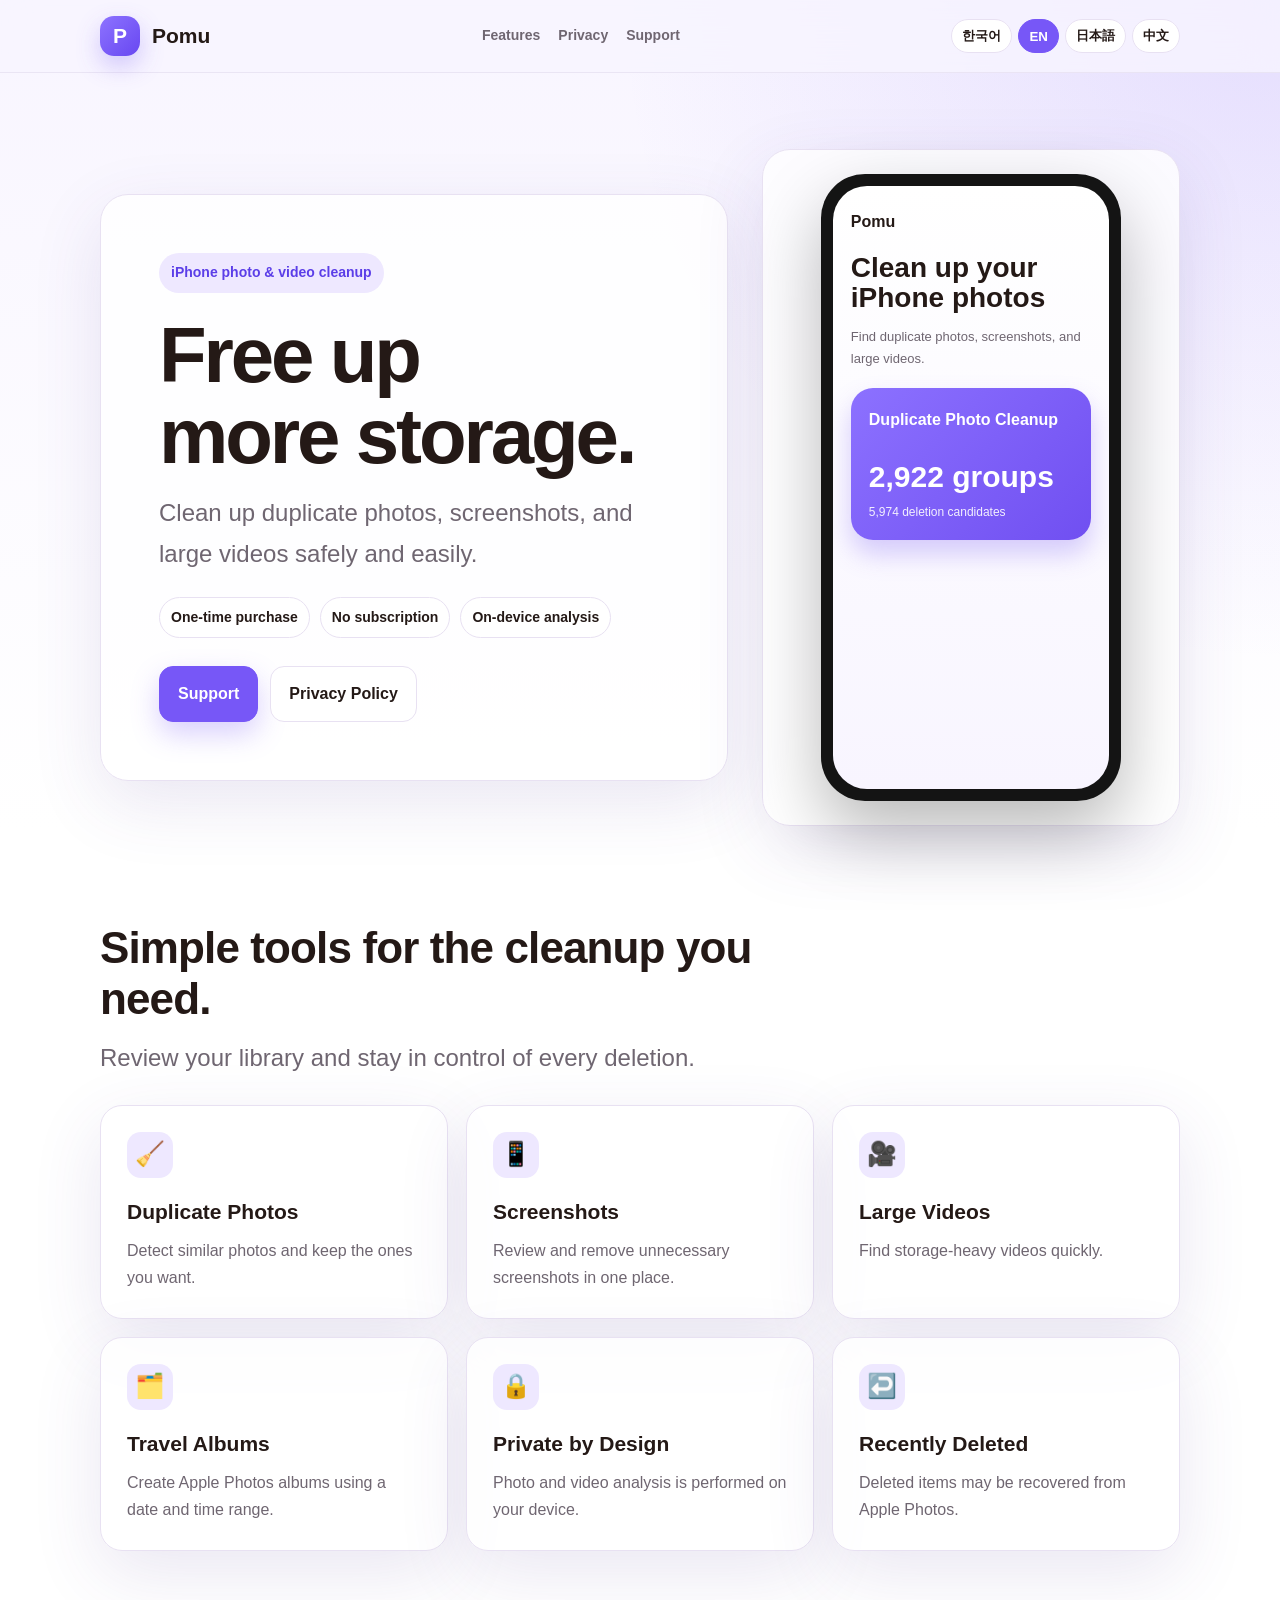
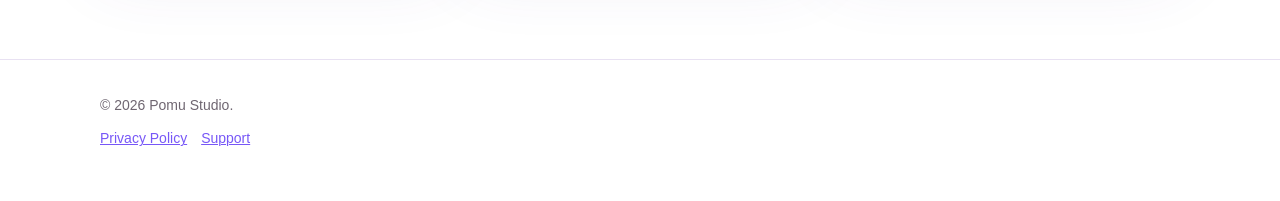
<file: docs/index.html>
<!doctype html>
<html lang="ko">
<head>
<meta charset="utf-8">
<meta name="viewport" content="width=device-width,initial-scale=1">
<title>Pomu - Photo Cleanup</title>
<meta name="description" content="Pomu safely cleans up duplicate photos, screenshots, and large videos on iPhone.">
<meta property="og:title" content="Pomu - Photo Cleanup">
<meta property="og:description" content="Free up iPhone storage with on-device photo and video cleanup.">
<meta property="og:type" content="website">
<meta name="theme-color" content="#7757f7">
<link rel="stylesheet" href="assets/style.css">
</head>
<body>
<header class="site-header">
  <div class="container header-inner">
    <a class="brand" href="index.html"><span class="brand-mark">P</span>Pomu</a>
    <nav class="nav"><a href="#features">Features</a><a href="privacy.html">Privacy</a><a href="support.html">Support</a></nav>
    <div class="lang-switcher">
      <button data-set-lang="ko">한국어</button><button data-set-lang="en">EN</button>
      <button data-set-lang="ja">日本語</button><button data-set-lang="zh">中文</button>
    </div>
  </div>
</header>

<main>
<section class="hero">
<div class="container hero-grid">
  <div class="hero-card">
    <div data-lang="ko">
      <span class="eyebrow">iPhone 사진·영상 정리</span>
      <h1>저장 공간을<br>더 여유롭게.</h1>
      <p class="lead">중복 사진, 스크린샷, 큰 동영상을 쉽고 안전하게 정리하세요.</p>
      <div class="trust-row"><span class="pill">한 번 구매로 영구 이용</span><span class="pill">구독 없음</span><span class="pill">기기 내 분석</span></div>
    </div>
    <div data-lang="en">
      <span class="eyebrow">iPhone photo & video cleanup</span>
      <h1>Free up<br>more storage.</h1>
      <p class="lead">Clean up duplicate photos, screenshots, and large videos safely and easily.</p>
      <div class="trust-row"><span class="pill">One-time purchase</span><span class="pill">No subscription</span><span class="pill">On-device analysis</span></div>
    </div>
    <div data-lang="ja">
      <span class="eyebrow">iPhoneの写真・動画整理</span>
      <h1>ストレージを<br>もっと快適に。</h1>
      <p class="lead">重複写真・スクリーンショット・大容量動画をかんたんに整理。</p>
      <div class="trust-row"><span class="pill">買い切り</span><span class="pill">サブスクなし</span><span class="pill">端末内で解析</span></div>
    </div>
    <div data-lang="zh">
      <span class="eyebrow">iPhone 照片与视频整理</span>
      <h1>释放更多<br>存储空间。</h1>
      <p class="lead">轻松整理重复照片、截图和大视频。</p>
      <div class="trust-row"><span class="pill">一次购买</span><span class="pill">无需订阅</span><span class="pill">设备本地分析</span></div>
    </div>
    <div class="actions"><a class="button primary" href="support.html">Support</a><a class="button secondary" href="privacy.html">Privacy Policy</a></div>
  </div>
  <div class="phone-card hero-card">
    <div class="phone"><div class="phone-screen">
      <div style="font-weight:800">Pomu</div>
      <div class="phone-title">Clean up your iPhone photos</div>
      <div class="phone-copy">Find duplicate photos, screenshots, and large videos.</div>
      <div class="phone-box"><strong>Duplicate Photo Cleanup</strong><div class="metric">2,922 groups</div><div style="font-size:12px;opacity:.9">5,974 deletion candidates</div></div>
    </div></div>
  </div>
</div>
</section>

<section id="features" class="section">
<div class="container">
  <div class="section-head" data-lang="ko"><h2>필요한 정리 기능만, 간단하게.</h2><p class="lead">사진 보관함을 확인하고 사용자가 직접 선택하여 정리합니다.</p></div>
  <div class="section-head" data-lang="en"><h2>Simple tools for the cleanup you need.</h2><p class="lead">Review your library and stay in control of every deletion.</p></div>
  <div class="section-head" data-lang="ja"><h2>必要な整理機能を、シンプルに。</h2><p class="lead">写真ライブラリを確認しながら、自分で選んで整理できます。</p></div>
  <div class="section-head" data-lang="zh"><h2>实用整理功能，简单易用。</h2><p class="lead">查看照片图库，并由您决定要清理的内容。</p></div>
  <div class="grid-3">
    <article class="feature"><div class="icon">🧹</div><h3>Duplicate Photos</h3><p>Detect similar photos and keep the ones you want.</p></article>
    <article class="feature"><div class="icon">📱</div><h3>Screenshots</h3><p>Review and remove unnecessary screenshots in one place.</p></article>
    <article class="feature"><div class="icon">🎥</div><h3>Large Videos</h3><p>Find storage-heavy videos quickly.</p></article>
    <article class="feature"><div class="icon">🗂️</div><h3>Travel Albums</h3><p>Create Apple Photos albums using a date and time range.</p></article>
    <article class="feature"><div class="icon">🔒</div><h3>Private by Design</h3><p>Photo and video analysis is performed on your device.</p></article>
    <article class="feature"><div class="icon">↩️</div><h3>Recently Deleted</h3><p>Deleted items may be recovered from Apple Photos.</p></article>
  </div>
</div>
</section>
</main>

<footer class="footer"><div class="container">© 2026 Pomu Studio.<div class="footer-links"><a href="privacy.html">Privacy Policy</a><a href="support.html">Support</a></div></div></footer>
<script src="assets/app.js"></script>
</body>
</html>
</file>
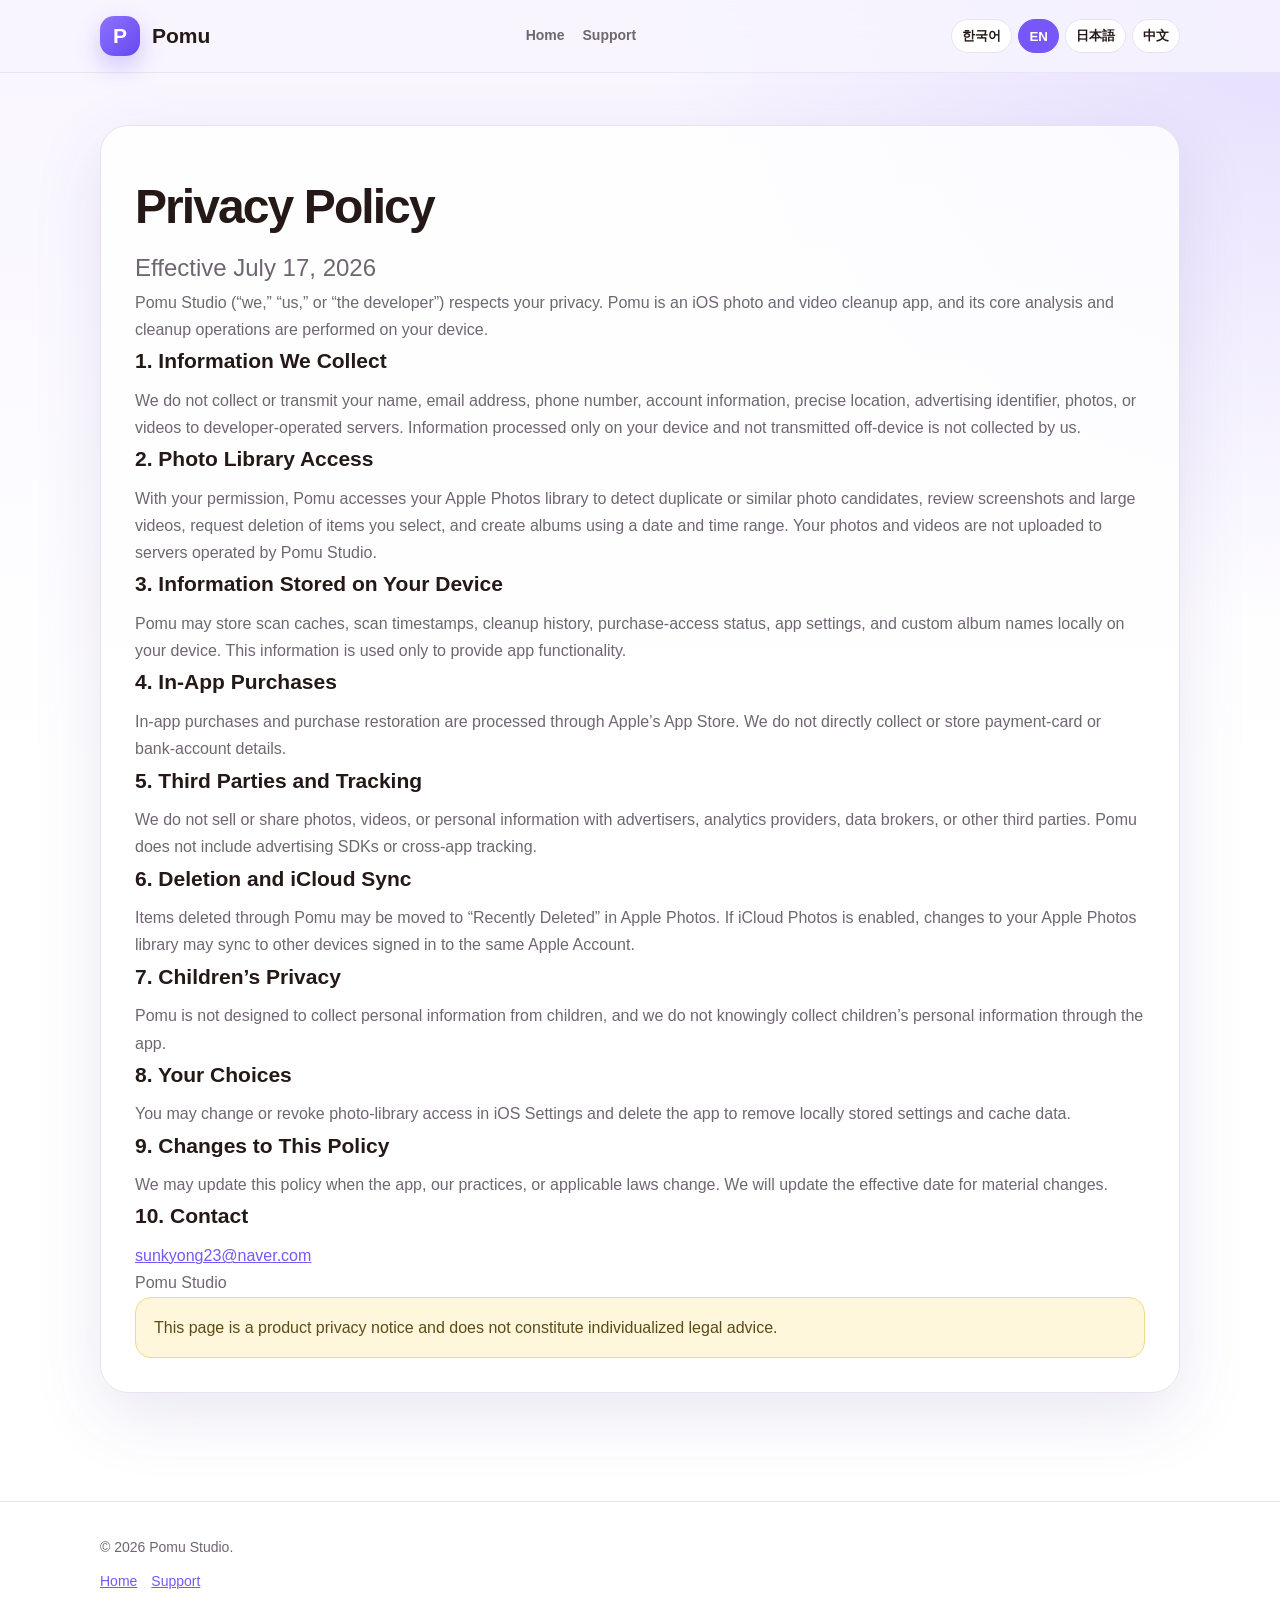
<file: docs/privacy.html>
<!doctype html>
<html lang="ko"><head><meta charset="utf-8"><meta name="viewport" content="width=device-width,initial-scale=1">
<title>Pomu Privacy Policy</title><meta name="description" content="Pomu Privacy Policy">
<meta name="theme-color" content="#7757f7"><link rel="stylesheet" href="assets/style.css"></head>
<body>
<header class="site-header"><div class="container header-inner">
<a class="brand" href="index.html"><span class="brand-mark">P</span>Pomu</a>
<nav class="nav"><a href="index.html">Home</a><a href="support.html">Support</a></nav>
<div class="lang-switcher"><button data-set-lang="ko">한국어</button><button data-set-lang="en">EN</button><button data-set-lang="ja">日本語</button><button data-set-lang="zh">中文</button></div>
</div></header>
<main class="section"><div class="container">
<div class="panel policy-card">
<div data-lang="ko">
<h1 style="font-size:48px">개인정보 처리방침</h1><p class="lead">시행일: 2026년 7월 17일</p>
<p>포무 스튜디오(Pomu Studio, 이하 “개발자”)는 Pomu 이용자의 개인정보를 중요하게 생각합니다. Pomu는 iOS 사진·영상 정리 앱이며 핵심 분석과 정리 작업은 이용자의 기기에서 수행됩니다.</p>
<h3>1. 개발자가 수집하는 정보</h3><p>개발자는 이름, 이메일 주소, 전화번호, 계정 정보, 정밀 위치, 광고 식별자, 사진 또는 영상을 개발자 서버로 수집하거나 전송하지 않습니다. 기기 안에서만 처리되고 외부로 전송되지 않는 정보는 개발자가 수집하는 정보에 해당하지 않습니다.</p>
<h3>2. 사진 보관함 접근</h3><p>Pomu는 이용자가 허용한 범위에서 Apple 사진 보관함에 접근하여 중복·유사 사진 후보 탐지, 스크린샷 및 큰 동영상 정리, 사용자가 선택한 항목의 삭제 요청, 날짜와 시간 범위에 따른 앨범 생성을 수행합니다. 사진과 영상은 개발자 서버로 업로드되지 않습니다.</p>
<h3>3. 기기 내 저장 정보</h3><p>Pomu는 스캔 결과 캐시, 검사 완료 시점, 정리 이력, 구매 접근 상태, 앱 설정 및 사용자 지정 앨범 이름을 기기 내부에 저장할 수 있습니다. 이 정보는 앱 기능 제공을 위해서만 사용됩니다.</p>
<h3>4. 인앱 구매</h3><p>인앱 구매 및 구매 복원은 Apple의 App Store 시스템으로 처리됩니다. 개발자는 결제 카드 번호나 금융 계좌 정보를 직접 수집하거나 보관하지 않습니다.</p>
<h3>5. 제3자 제공 및 추적</h3><p>개발자는 사진, 영상 또는 개인정보를 광고회사, 분석업체, 데이터 중개업체 등 제3자에게 판매하거나 제공하지 않습니다. Pomu에는 광고 SDK 또는 사용자 추적 기능이 포함되어 있지 않습니다.</p>
<h3>6. 삭제 및 iCloud 동기화</h3><p>Pomu에서 삭제한 항목은 Apple 사진 앱의 “최근 삭제된 항목”으로 이동할 수 있습니다. iCloud 사진이 활성화된 경우 Apple 사진 보관함의 변경 사항이 동일한 Apple 계정의 다른 기기와 동기화될 수 있습니다.</p>
<h3>7. 아동의 개인정보</h3><p>Pomu는 아동의 개인정보 수집을 목적으로 하지 않으며 개발자는 앱을 통해 아동의 개인정보를 의도적으로 수집하지 않습니다.</p>
<h3>8. 이용자의 선택권</h3><p>이용자는 iOS 설정에서 사진 접근 권한을 변경하거나 철회할 수 있으며, 앱 삭제를 통해 앱 내부의 설정과 캐시를 제거할 수 있습니다.</p>
<h3>9. 처리방침 변경</h3><p>앱 기능 또는 관련 법령이 변경되면 본 처리방침도 수정될 수 있습니다. 중요한 변경이 있는 경우 시행일을 갱신합니다.</p>
<h3>10. 문의</h3><p><a href="mailto:sunkyong23@naver.com">sunkyong23@naver.com</a><br>Pomu Studio</p>
</div>

<div data-lang="en">
<h1 style="font-size:48px">Privacy Policy</h1><p class="lead">Effective July 17, 2026</p>
<p>Pomu Studio (“we,” “us,” or “the developer”) respects your privacy. Pomu is an iOS photo and video cleanup app, and its core analysis and cleanup operations are performed on your device.</p>
<h3>1. Information We Collect</h3><p>We do not collect or transmit your name, email address, phone number, account information, precise location, advertising identifier, photos, or videos to developer-operated servers. Information processed only on your device and not transmitted off-device is not collected by us.</p>
<h3>2. Photo Library Access</h3><p>With your permission, Pomu accesses your Apple Photos library to detect duplicate or similar photo candidates, review screenshots and large videos, request deletion of items you select, and create albums using a date and time range. Your photos and videos are not uploaded to servers operated by Pomu Studio.</p>
<h3>3. Information Stored on Your Device</h3><p>Pomu may store scan caches, scan timestamps, cleanup history, purchase-access status, app settings, and custom album names locally on your device. This information is used only to provide app functionality.</p>
<h3>4. In-App Purchases</h3><p>In-app purchases and purchase restoration are processed through Apple’s App Store. We do not directly collect or store payment-card or bank-account details.</p>
<h3>5. Third Parties and Tracking</h3><p>We do not sell or share photos, videos, or personal information with advertisers, analytics providers, data brokers, or other third parties. Pomu does not include advertising SDKs or cross-app tracking.</p>
<h3>6. Deletion and iCloud Sync</h3><p>Items deleted through Pomu may be moved to “Recently Deleted” in Apple Photos. If iCloud Photos is enabled, changes to your Apple Photos library may sync to other devices signed in to the same Apple Account.</p>
<h3>7. Children’s Privacy</h3><p>Pomu is not designed to collect personal information from children, and we do not knowingly collect children’s personal information through the app.</p>
<h3>8. Your Choices</h3><p>You may change or revoke photo-library access in iOS Settings and delete the app to remove locally stored settings and cache data.</p>
<h3>9. Changes to This Policy</h3><p>We may update this policy when the app, our practices, or applicable laws change. We will update the effective date for material changes.</p>
<h3>10. Contact</h3><p><a href="mailto:sunkyong23@naver.com">sunkyong23@naver.com</a><br>Pomu Studio</p>
</div>

<div data-lang="ja">
<h1 style="font-size:48px">プライバシーポリシー</h1><p class="lead">施行日: 2026年7月17日</p>
<p>Pomu Studioは利用者のプライバシーを尊重します。PomuはiOS向けの写真・動画整理アプリで、主要な解析と整理処理は端末内で行われます。</p>
<h3>1. 収集する情報</h3><p>氏名、メールアドレス、電話番号、アカウント情報、位置情報、広告識別子、写真または動画を開発者サーバーへ収集・送信しません。</p>
<h3>2. 写真ライブラリへのアクセス</h3><p>利用者の許可を得て、重複・類似写真の候補検出、スクリーンショットや大容量動画の整理、選択項目の削除、期間指定によるアルバム作成を行います。写真と動画は外部サーバーへアップロードされません。</p>
<h3>3. 端末内に保存される情報</h3><p>スキャン結果、履歴、購入アクセス状態、アプリ設定、アルバム名などを端末内に保存する場合があります。</p>
<h3>4. アプリ内購入</h3><p>購入と購入の復元はAppleのApp Storeを通じて処理されます。カード番号や銀行口座情報を直接収集・保存しません。</p>
<h3>5. 第三者提供と追跡</h3><p>写真、動画、個人情報を広告会社、分析事業者、データブローカーなどへ販売または提供しません。広告SDKや追跡機能は含まれていません。</p>
<h3>6. 削除とiCloud同期</h3><p>削除項目はApple写真の「最近削除した項目」に移動する場合があります。iCloud写真を使用している場合、変更内容が他の端末に同期されることがあります。</p>
<h3>7. お子様のプライバシー</h3><p>お子様の個人情報を意図的に収集しません。</p>
<h3>8. 利用者の選択</h3><p>iOS設定で写真へのアクセス権限を変更・取り消すことができます。</p>
<h3>9. ポリシーの変更</h3><p>アプリ機能または法令の変更に応じて更新する場合があります。</p>
<h3>10. お問い合わせ</h3><p><a href="mailto:sunkyong23@naver.com">sunkyong23@naver.com</a><br>Pomu Studio</p>
</div>

<div data-lang="zh">
<h1 style="font-size:48px">隐私政策</h1><p class="lead">生效日期：2026年7月17日</p>
<p>Pomu Studio 重视您的隐私。Pomu 是一款 iOS 照片和视频整理应用，主要分析与整理过程均在您的设备上完成。</p>
<h3>1. 我们收集的信息</h3><p>我们不会将您的姓名、电子邮件、电话号码、账户信息、精确位置、广告标识符、照片或视频收集或传输至开发者服务器。</p>
<h3>2. 照片图库访问</h3><p>在获得您的授权后，Pomu 会检测重复或相似照片、整理截图和大视频、删除您选择的项目，并按日期和时间创建相册。照片和视频不会上传至 Pomu Studio 的外部服务器。</p>
<h3>3. 设备本地存储</h3><p>Pomu 可能会在设备本地保存扫描缓存、整理记录、购买权限状态、应用设置和自定义相册名称。</p>
<h3>4. 应用内购买</h3><p>购买和恢复购买由 Apple App Store 处理。我们不会直接收集或保存银行卡号或银行账户信息。</p>
<h3>5. 第三方共享和追踪</h3><p>我们不会向广告商、分析服务商、数据经纪商或其他第三方出售或提供照片、视频或个人信息。Pomu 不包含广告 SDK 或跨应用追踪。</p>
<h3>6. 删除与 iCloud 同步</h3><p>删除的项目可能会被移至 Apple 照片的“最近删除”。启用 iCloud 照片后，图库变更可能会同步至其他设备。</p>
<h3>7. 儿童隐私</h3><p>我们不会故意收集儿童个人信息。</p>
<h3>8. 您的选择</h3><p>您可以在 iOS 设置中更改或撤销照片访问权限。</p>
<h3>9. 政策变更</h3><p>应用功能或法律发生变化时，本政策可能会更新。</p>
<h3>10. 联系方式</h3><p><a href="mailto:sunkyong23@naver.com">sunkyong23@naver.com</a><br>Pomu Studio</p>
</div>

<div class="notice">This page is a product privacy notice and does not constitute individualized legal advice.</div>
</div></div></main>
<footer class="footer"><div class="container">© 2026 Pomu Studio.<div class="footer-links"><a href="index.html">Home</a><a href="support.html">Support</a></div></div></footer>
<script src="assets/app.js?v=3"></script>
</body></html>
</file>
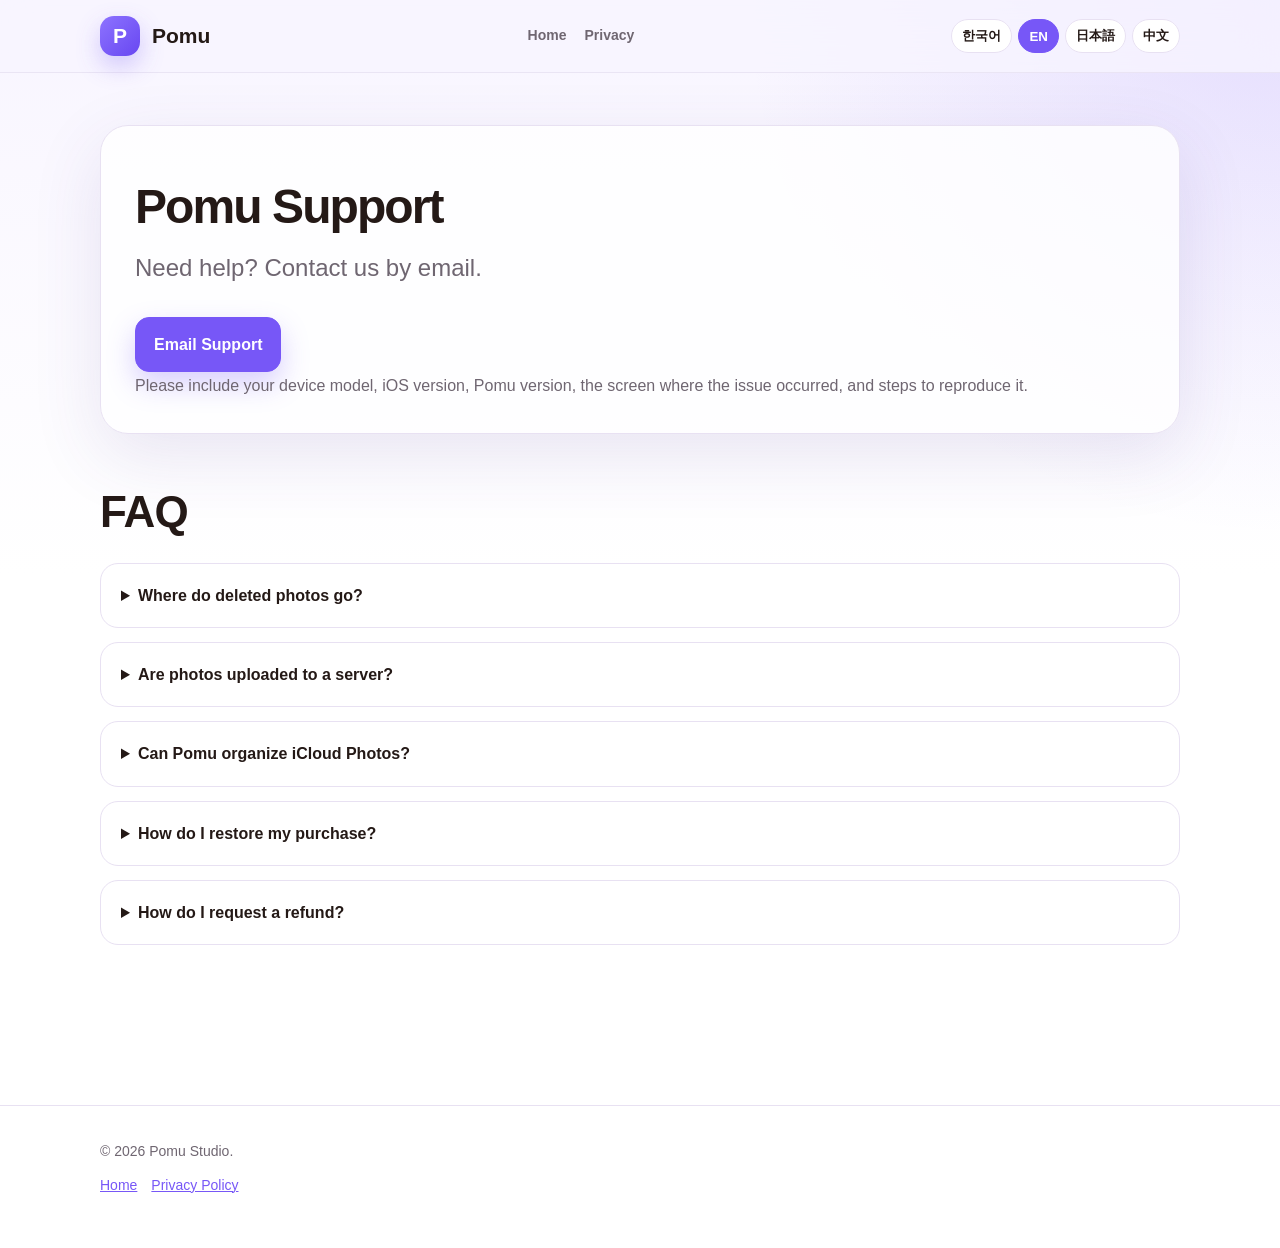
<file: docs/support.html>
<!doctype html>
<html lang="ko"><head><meta charset="utf-8"><meta name="viewport" content="width=device-width,initial-scale=1">
<title>Pomu Support</title><meta name="description" content="Pomu customer support">
<meta name="theme-color" content="#7757f7"><link rel="stylesheet" href="assets/style.css"></head>
<body>
<header class="site-header"><div class="container header-inner">
<a class="brand" href="index.html"><span class="brand-mark">P</span>Pomu</a>
<nav class="nav"><a href="index.html">Home</a><a href="privacy.html">Privacy</a></nav>
<div class="lang-switcher"><button data-set-lang="ko">한국어</button><button data-set-lang="en">EN</button><button data-set-lang="ja">日本語</button><button data-set-lang="zh">中文</button></div>
</div></header>
<main class="section"><div class="container">
<div class="panel policy-card">
<div data-lang="ko"><h1 style="font-size:48px">Pomu 고객지원</h1><p class="lead">문제가 생겼나요? 아래 이메일로 문의해 주세요.</p><div class="actions"><a class="button primary" href="mailto:sunkyong23@naver.com?subject=Pomu%20지원%20문의">이메일 문의</a></div><p class="muted">기기 모델, iOS 버전, Pomu 버전, 문제가 발생한 화면과 재현 방법을 함께 보내주시면 더 빠르게 확인할 수 있습니다.</p></div>
<div data-lang="en"><h1 style="font-size:48px">Pomu Support</h1><p class="lead">Need help? Contact us by email.</p><div class="actions"><a class="button primary" href="mailto:sunkyong23@naver.com?subject=Pomu%20Support">Email Support</a></div><p class="muted">Please include your device model, iOS version, Pomu version, the screen where the issue occurred, and steps to reproduce it.</p></div>
<div data-lang="ja"><h1 style="font-size:48px">Pomu サポート</h1><p class="lead">お困りの場合はメールでお問い合わせください。</p><div class="actions"><a class="button primary" href="mailto:sunkyong23@naver.com?subject=Pomu%20Support">メールで問い合わせ</a></div><p class="muted">端末モデル、iOSバージョン、Pomuのバージョン、問題が発生した画面、再現手順をご記載ください。</p></div>
<div data-lang="zh"><h1 style="font-size:48px">Pomu 帮助与支持</h1><p class="lead">如需帮助，请通过电子邮件联系我们。</p><div class="actions"><a class="button primary" href="mailto:sunkyong23@naver.com?subject=Pomu%20Support">发送邮件</a></div><p class="muted">请提供设备型号、iOS 版本、Pomu 版本、问题页面及复现步骤。</p></div>
</div>

<section class="section">
<div class="section-head"><h2>FAQ</h2></div>
<div class="faq">
<details><summary>Where do deleted photos go?</summary><p>They may be moved to “Recently Deleted” in Apple Photos, where they can be restored or permanently deleted.</p></details>
<details><summary>Are photos uploaded to a server?</summary><p>No. Pomu performs photo and video analysis on your device and does not upload your media to Pomu Studio servers.</p></details>
<details><summary>Can Pomu organize iCloud Photos?</summary><p>Pomu works with items available through Apple Photos. If iCloud Photos is enabled, deletions and album changes may sync across devices using the same Apple Account.</p></details>
<details><summary>How do I restore my purchase?</summary><p>Choose “Restore Purchase” from the purchase or settings screen while signed in to the same Apple Account used for the original purchase.</p></details>
<details><summary>How do I request a refund?</summary><p>Because payments are processed by Apple, refund requests must be submitted through Apple’s purchase support process.</p></details>
</div>
</section>
</div></main>
<footer class="footer"><div class="container">© 2026 Pomu Studio.<div class="footer-links"><a href="index.html">Home</a><a href="privacy.html">Privacy Policy</a></div></div></footer>
<script src="assets/app.js?v=3"></script>
</body></html>
</file>
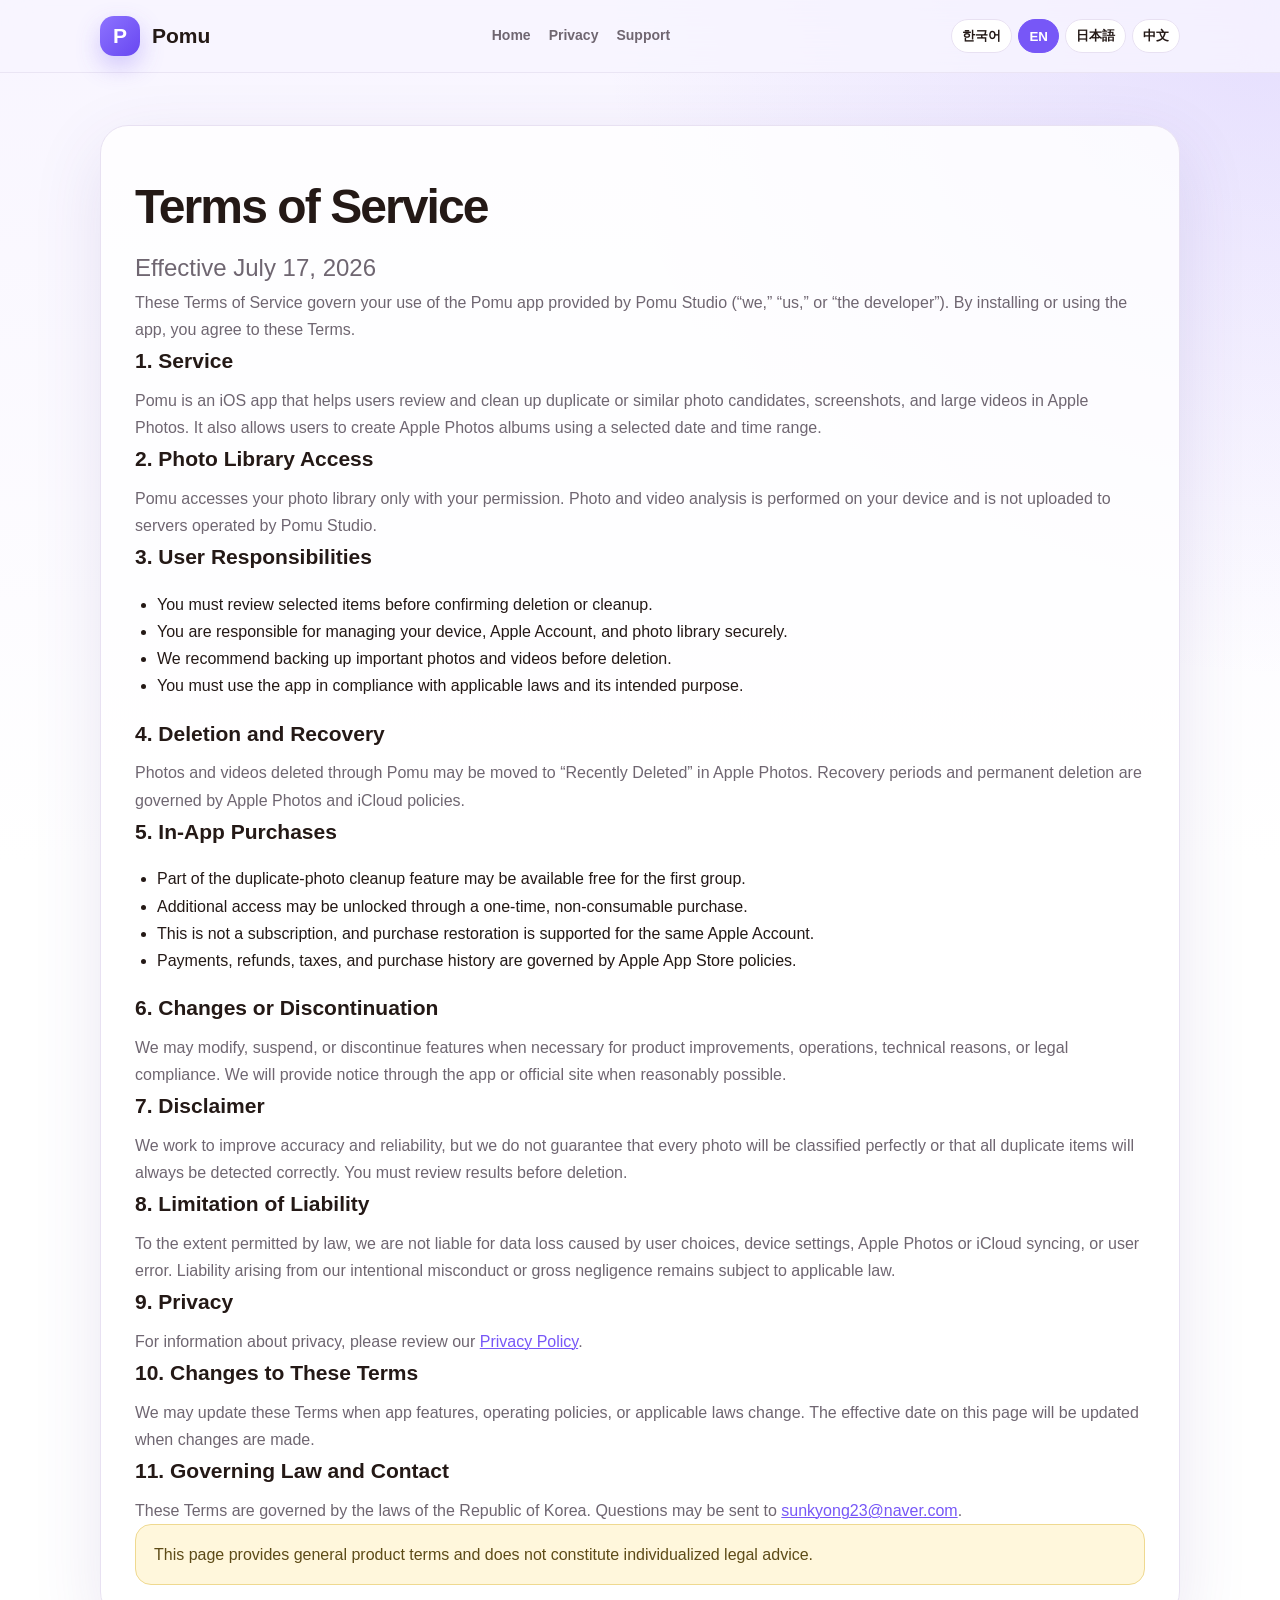
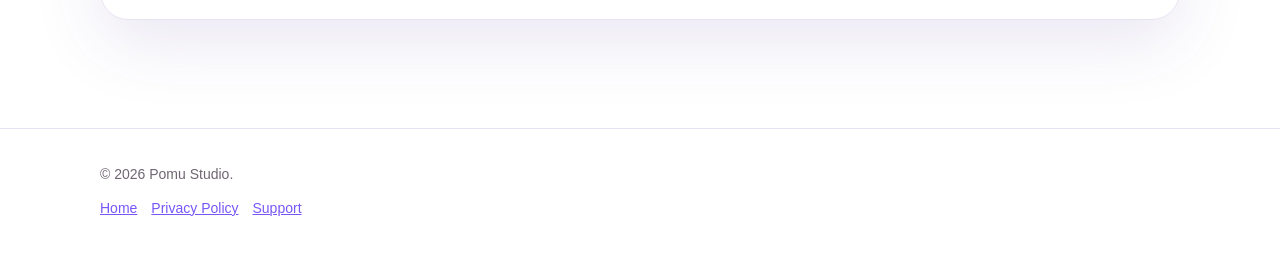
<file: docs/terms.html>
<!doctype html>
<html lang="ko">
<head>
  <meta charset="utf-8">
  <meta name="viewport" content="width=device-width,initial-scale=1">
  <title>Pomu Terms of Service</title>
  <meta name="description" content="Pomu Terms of Service">
  <meta name="theme-color" content="#7757f7">
  <link rel="stylesheet" href="assets/style.css">
</head>
<body>
<header class="site-header">
  <div class="container header-inner">
    <a class="brand" href="index.html">
      <span class="brand-mark">P</span>
      Pomu
    </a>

    <nav class="nav">
      <a href="index.html">Home</a>
      <a href="privacy.html">Privacy</a>
      <a href="support.html">Support</a>
    </nav>

    <div class="lang-switcher">
      <button data-set-lang="ko">한국어</button>
      <button data-set-lang="en">EN</button>
      <button data-set-lang="ja">日本語</button>
      <button data-set-lang="zh">中文</button>
    </div>
  </div>
</header>

<main class="section">
  <div class="container">
    <div class="panel policy-card">

      <div data-lang="ko">
        <h1 style="font-size:48px">이용약관</h1>
        <p class="lead">시행일: 2026년 7월 17일</p>

        <p>
          본 이용약관은 포무 스튜디오(Pomu Studio, 이하 “개발자”)가 제공하는
          Pomu 앱의 이용 조건을 정합니다. 앱을 설치하거나 이용하면 본 약관에
          동의한 것으로 봅니다.
        </p>

        <h3>1. 서비스 내용</h3>
        <p>
          Pomu는 사용자의 Apple 사진 보관함에서 중복 또는 유사 사진 후보,
          스크린샷, 큰 동영상 등을 확인하고 정리할 수 있도록 돕는 iOS 앱입니다.
          또한 사용자가 선택한 날짜와 시간 범위에 따라 Apple 사진 앨범을
          생성하는 기능을 제공합니다.
        </p>

        <h3>2. 사진 보관함 접근</h3>
        <p>
          Pomu는 사용자가 허용한 범위에서만 사진 보관함에 접근합니다.
          사진 및 영상 분석은 기기에서 수행되며, 개발자가 운영하는 외부 서버로
          업로드되지 않습니다.
        </p>

        <h3>3. 이용자의 책임</h3>
        <ul>
          <li>사용자는 삭제 또는 정리 작업을 실행하기 전에 대상 항목을 직접 확인해야 합니다.</li>
          <li>사용자는 자신의 기기, Apple 계정 및 사진 보관함을 안전하게 관리할 책임이 있습니다.</li>
          <li>중요한 사진과 영상은 삭제 전에 별도로 백업할 것을 권장합니다.</li>
          <li>앱을 관련 법령 및 본래의 목적에 맞게 사용해야 합니다.</li>
        </ul>

        <h3>4. 삭제 및 복구</h3>
        <p>
          Pomu에서 삭제한 사진과 영상은 Apple 사진 앱의 “최근 삭제된 항목”으로
          이동할 수 있습니다. 복구 가능 기간과 영구 삭제 방식은 Apple 사진 앱 및
          iCloud 정책을 따릅니다.
        </p>

        <h3>5. 인앱 구매</h3>
        <ul>
          <li>중복 사진 정리의 일부 기능은 첫 번째 그룹까지 무료로 제공될 수 있습니다.</li>
          <li>이후 기능은 비소모성 1회 구매를 통해 영구 이용할 수 있습니다.</li>
          <li>구독 상품이 아니며, 동일한 Apple 계정에서 구매 복원을 지원합니다.</li>
          <li>결제, 환불, 세금 및 구매 내역 처리는 Apple App Store 정책을 따릅니다.</li>
        </ul>

        <h3>6. 서비스 변경 및 중단</h3>
        <p>
          개발자는 앱 품질 개선, 운영상 필요, 기술적 문제 또는 관련 법령의 변경에
          따라 기능을 수정하거나 중단할 수 있습니다. 중요한 변경이 있는 경우
          가능한 범위에서 앱 또는 공식 페이지를 통해 안내합니다.
        </p>

        <h3>7. 보증의 제한</h3>
        <p>
          개발자는 앱의 정확성과 안정성을 높이기 위해 노력하지만, 모든 사진이
          완벽하게 분류되거나 모든 중복 항목이 항상 정확하게 탐지된다는 점을
          보증하지 않습니다. 사용자는 삭제 전 결과를 직접 확인해야 합니다.
        </p>

        <h3>8. 책임의 제한</h3>
        <p>
          관련 법령이 허용하는 범위에서 개발자는 사용자의 선택, 기기 설정,
          Apple 사진 또는 iCloud 동기화, 사용자의 실수로 발생한 데이터 손실에
          대해 책임을 지지 않습니다. 다만 개발자의 고의 또는 중대한 과실로 인한
          책임은 관련 법령에 따릅니다.
        </p>

        <h3>9. 개인정보</h3>
        <p>
          개인정보 처리에 관한 자세한 내용은
          <a href="privacy.html">개인정보 처리방침</a>을 확인해 주세요.
        </p>

        <h3>10. 약관 변경</h3>
        <p>
          본 약관은 앱 기능, 운영 정책 또는 관련 법령의 변경에 따라 수정될 수
          있습니다. 변경 시 이 페이지의 시행일을 갱신합니다.
        </p>

        <h3>11. 준거법 및 문의</h3>
        <p>
          본 약관은 대한민국 법령을 기준으로 해석됩니다. 문의 사항은
          <a href="mailto:sunkyong23@naver.com">sunkyong23@naver.com</a>으로
          보내 주세요.
        </p>
      </div>

      <div data-lang="en">
        <h1 style="font-size:48px">Terms of Service</h1>
        <p class="lead">Effective July 17, 2026</p>

        <p>
          These Terms of Service govern your use of the Pomu app provided by
          Pomu Studio (“we,” “us,” or “the developer”). By installing or using
          the app, you agree to these Terms.
        </p>

        <h3>1. Service</h3>
        <p>
          Pomu is an iOS app that helps users review and clean up duplicate or
          similar photo candidates, screenshots, and large videos in Apple
          Photos. It also allows users to create Apple Photos albums using a
          selected date and time range.
        </p>

        <h3>2. Photo Library Access</h3>
        <p>
          Pomu accesses your photo library only with your permission. Photo and
          video analysis is performed on your device and is not uploaded to
          servers operated by Pomu Studio.
        </p>

        <h3>3. User Responsibilities</h3>
        <ul>
          <li>You must review selected items before confirming deletion or cleanup.</li>
          <li>You are responsible for managing your device, Apple Account, and photo library securely.</li>
          <li>We recommend backing up important photos and videos before deletion.</li>
          <li>You must use the app in compliance with applicable laws and its intended purpose.</li>
        </ul>

        <h3>4. Deletion and Recovery</h3>
        <p>
          Photos and videos deleted through Pomu may be moved to “Recently
          Deleted” in Apple Photos. Recovery periods and permanent deletion are
          governed by Apple Photos and iCloud policies.
        </p>

        <h3>5. In-App Purchases</h3>
        <ul>
          <li>Part of the duplicate-photo cleanup feature may be available free for the first group.</li>
          <li>Additional access may be unlocked through a one-time, non-consumable purchase.</li>
          <li>This is not a subscription, and purchase restoration is supported for the same Apple Account.</li>
          <li>Payments, refunds, taxes, and purchase history are governed by Apple App Store policies.</li>
        </ul>

        <h3>6. Changes or Discontinuation</h3>
        <p>
          We may modify, suspend, or discontinue features when necessary for
          product improvements, operations, technical reasons, or legal
          compliance. We will provide notice through the app or official site
          when reasonably possible.
        </p>

        <h3>7. Disclaimer</h3>
        <p>
          We work to improve accuracy and reliability, but we do not guarantee
          that every photo will be classified perfectly or that all duplicate
          items will always be detected correctly. You must review results
          before deletion.
        </p>

        <h3>8. Limitation of Liability</h3>
        <p>
          To the extent permitted by law, we are not liable for data loss caused
          by user choices, device settings, Apple Photos or iCloud syncing, or
          user error. Liability arising from our intentional misconduct or gross
          negligence remains subject to applicable law.
        </p>

        <h3>9. Privacy</h3>
        <p>
          For information about privacy, please review our
          <a href="privacy.html">Privacy Policy</a>.
        </p>

        <h3>10. Changes to These Terms</h3>
        <p>
          We may update these Terms when app features, operating policies, or
          applicable laws change. The effective date on this page will be
          updated when changes are made.
        </p>

        <h3>11. Governing Law and Contact</h3>
        <p>
          These Terms are governed by the laws of the Republic of Korea.
          Questions may be sent to
          <a href="mailto:sunkyong23@naver.com">sunkyong23@naver.com</a>.
        </p>
      </div>

      <div data-lang="ja">
        <h1 style="font-size:48px">利用規約</h1>
        <p class="lead">施行日: 2026年7月17日</p>

        <p>
          本利用規約は、Pomu Studio（以下「開発者」）が提供するPomuアプリの
          利用条件を定めるものです。アプリをインストールまたは利用することにより、
          本規約に同意したものとみなされます。
        </p>

        <h3>1. サービス内容</h3>
        <p>
          Pomuは、Apple写真ライブラリ内の重複・類似写真候補、
          スクリーンショット、大容量動画を確認・整理するためのiOSアプリです。
          また、選択した日付と時間の範囲に基づいてApple写真アルバムを
          作成する機能を提供します。
        </p>

        <h3>2. 写真ライブラリへのアクセス</h3>
        <p>
          Pomuは利用者の許可を得た範囲でのみ写真ライブラリにアクセスします。
          写真と動画の解析は端末内で行われ、Pomu Studioが運営する外部サーバーへ
          アップロードされません。
        </p>

        <h3>3. 利用者の責任</h3>
        <ul>
          <li>削除または整理を確定する前に、対象項目を利用者自身で確認してください。</li>
          <li>端末、Apple Account、写真ライブラリを安全に管理する責任があります。</li>
          <li>重要な写真や動画は削除前にバックアップすることを推奨します。</li>
          <li>関連法令および本来の目的に従ってアプリを利用してください。</li>
        </ul>

        <h3>4. 削除と復元</h3>
        <p>
          Pomuから削除した写真や動画は、Apple写真の「最近削除した項目」に
          移動する場合があります。復元可能期間や完全削除の方法は、
          Apple写真およびiCloudの方針に従います。
        </p>

        <h3>5. アプリ内購入</h3>
        <ul>
          <li>重複写真整理機能の一部は、最初の1グループまで無料で利用できる場合があります。</li>
          <li>追加機能は、非消耗型の買い切り購入により継続して利用できます。</li>
          <li>サブスクリプションではなく、同じApple Accountで購入を復元できます。</li>
          <li>決済、返金、税金、購入履歴はApple App Storeの方針に従います。</li>
        </ul>

        <h3>6. サービスの変更・中断</h3>
        <p>
          開発者は、品質改善、運営上の必要、技術的理由、法令対応のために、
          機能を変更・停止・終了する場合があります。
        </p>

        <h3>7. 保証の制限</h3>
        <p>
          すべての写真が完全に分類されることや、すべての重複項目が常に正確に
          検出されることを保証するものではありません。削除前に結果を確認してください。
        </p>

        <h3>8. 責任の制限</h3>
        <p>
          法令で認められる範囲において、利用者の選択、端末設定、
          Apple写真またはiCloudの同期、利用者の操作ミスによるデータ損失について、
          開発者は責任を負いません。ただし、開発者の故意または重大な過失による
          責任は適用法令に従います。
        </p>

        <h3>9. プライバシー</h3>
        <p>
          個人情報の取扱いについては
          <a href="privacy.html">プライバシーポリシー</a>をご確認ください。
        </p>

        <h3>10. 規約の変更</h3>
        <p>
          アプリ機能、運営方針、関連法令の変更に応じて本規約を更新する場合があります。
          変更時には本ページの施行日を更新します。
        </p>

        <h3>11. 準拠法・お問い合わせ</h3>
        <p>
          本規約は大韓民国の法令に準拠します。お問い合わせは
          <a href="mailto:sunkyong23@naver.com">sunkyong23@naver.com</a>まで
          ご連絡ください。
        </p>
      </div>

      <div data-lang="zh">
        <h1 style="font-size:48px">服务条款</h1>
        <p class="lead">生效日期：2026年7月17日</p>

        <p>
          本服务条款适用于您使用 Pomu Studio（以下简称“开发者”）提供的
          Pomu 应用。安装或使用本应用即表示您同意本条款。
        </p>

        <h3>1. 服务内容</h3>
        <p>
          Pomu 是一款 iOS 应用，可帮助用户查看和整理 Apple 照片图库中的
          重复或相似照片、截图和大视频，并可根据所选日期和时间范围创建
          Apple 照片相册。
        </p>

        <h3>2. 照片图库访问</h3>
        <p>
          Pomu 仅在获得您的授权后访问照片图库。照片和视频分析均在设备本地完成，
          不会上传至 Pomu Studio 运营的外部服务器。
        </p>

        <h3>3. 用户责任</h3>
        <ul>
          <li>在确认删除或整理前，您应自行检查所选项目。</li>
          <li>您有责任妥善管理设备、Apple Account 和照片图库。</li>
          <li>建议在删除前备份重要照片和视频。</li>
          <li>您应按照适用法律及应用的预期用途使用 Pomu。</li>
        </ul>

        <h3>4. 删除与恢复</h3>
        <p>
          通过 Pomu 删除的照片或视频可能会被移至 Apple 照片的“最近删除”。
          恢复期限和永久删除方式由 Apple 照片及 iCloud 政策决定。
        </p>

        <h3>5. 应用内购买</h3>
        <ul>
          <li>重复照片整理功能的首个分组可能免费提供。</li>
          <li>后续功能可通过一次性非消耗型购买永久解锁。</li>
          <li>该购买不是订阅，并支持在同一 Apple Account 下恢复购买。</li>
          <li>付款、退款、税费及购买记录均适用 Apple App Store 政策。</li>
        </ul>

        <h3>6. 服务变更或中止</h3>
        <p>
          开发者可能因产品改进、运营需要、技术原因或法律要求而修改、
          暂停或终止部分功能。
        </p>

        <h3>7. 免责声明</h3>
        <p>
          开发者会努力提高准确性与稳定性，但不保证所有照片均能被完美分类，
          也不保证所有重复项目始终能被准确检测。删除前请自行确认结果。
        </p>

        <h3>8. 责任限制</h3>
        <p>
          在法律允许的范围内，开发者不对因用户选择、设备设置、
          Apple 照片或 iCloud 同步、用户误操作造成的数据损失承担责任。
          因开发者故意或重大过失产生的责任，适用相关法律规定。
        </p>

        <h3>9. 隐私</h3>
        <p>
          有关隐私和信息处理的详情，请查看
          <a href="privacy.html">隐私政策</a>。
        </p>

        <h3>10. 条款变更</h3>
        <p>
          当应用功能、运营政策或适用法律发生变化时，本条款可能会更新。
          更新后将修改本页面的生效日期。
        </p>

        <h3>11. 适用法律与联系方式</h3>
        <p>
          本条款适用大韩民国法律。如有问题，请联系
          <a href="mailto:sunkyong23@naver.com">sunkyong23@naver.com</a>。
        </p>
      </div>

      <div class="notice">
        This page provides general product terms and does not constitute individualized legal advice.
      </div>
    </div>
  </div>
</main>

<footer class="footer">
  <div class="container">
    © 2026 Pomu Studio.
    <div class="footer-links">
      <a href="index.html">Home</a>
      <a href="privacy.html">Privacy Policy</a>
      <a href="support.html">Support</a>
    </div>
  </div>
</footer>

<script src="assets/app.js?v=3"></script>
</body>
</html>
</file>
<file: docs/assets/style.css>
:root {
  --bg: #f8f5ff;
  --card: rgba(255,255,255,.82);
  --text: #241916;
  --muted: #6f6671;
  --brand: #7757f7;
  --brand-dark: #5b3ee8;
  --brand-soft: #eee8ff;
  --line: #e8e1f2;
  --shadow: 0 22px 70px rgba(80, 58, 150, .12);
  --radius: 28px;
  color-scheme: light dark;
}
* { box-sizing: border-box; }
html { scroll-behavior: smooth; }
body {
  margin: 0;
  font-family: -apple-system, BlinkMacSystemFont, "SF Pro Display",
    "Segoe UI", Roboto, "Noto Sans KR", "Noto Sans JP",
    "Noto Sans SC", Arial, sans-serif;
  color: var(--text);
  background:
    radial-gradient(circle at top right, rgba(119,87,247,.15), transparent 30%),
    linear-gradient(180deg, var(--bg), #fff 46%);
  line-height: 1.7;
}
a { color: var(--brand); text-decoration-thickness: 1px; }
.container { width: min(1080px, calc(100% - 36px)); margin: 0 auto; }
.site-header {
  position: sticky; top: 0; z-index: 20;
  backdrop-filter: blur(18px);
  background: rgba(248,245,255,.78);
  border-bottom: 1px solid rgba(232,225,242,.8);
}
.header-inner {
  min-height: 72px;
  display: flex; align-items: center; justify-content: space-between;
  gap: 18px;
}
.brand {
  display: inline-flex; align-items: center; gap: 12px;
  color: var(--text); text-decoration: none; font-weight: 800; font-size: 21px;
}
.brand-mark {
  width: 40px; height: 40px; border-radius: 14px;
  display: grid; place-items: center; color: #fff; font-weight: 900;
  background: linear-gradient(135deg, #8d73ff, #6847f1);
  box-shadow: 0 10px 24px rgba(104,71,241,.28);
}
.nav { display:flex; align-items:center; gap:18px; flex-wrap:wrap; }
.nav a { color: var(--muted); text-decoration:none; font-weight:700; font-size:14px; }
.nav a:hover { color:var(--brand); }
.lang-switcher { display:flex; gap:6px; flex-wrap:wrap; }
.lang-switcher button {
  border:1px solid var(--line); background:#fff; color:var(--text);
  border-radius:999px; padding:7px 10px; font-weight:700; cursor:pointer;
}
.lang-switcher button.active { background:var(--brand); color:#fff; border-color:var(--brand); }
.hero { padding: 76px 0 44px; }
.hero-grid {
  display:grid; grid-template-columns:1.2fr .8fr; gap:34px; align-items:center;
}
.hero-card, .panel {
  background:var(--card); border:1px solid var(--line);
  border-radius:var(--radius); box-shadow:var(--shadow);
}
.hero-card { padding:clamp(28px,5vw,58px); }
.eyebrow {
  display:inline-flex; align-items:center; gap:8px;
  padding:8px 12px; border-radius:999px;
  background:var(--brand-soft); color:var(--brand-dark);
  font-weight:800; font-size:14px;
}
h1 {
  margin:22px 0 16px;
  font-size:clamp(42px,7vw,78px); line-height:1.04; letter-spacing:-.04em;
}
h2 { margin:0 0 14px; font-size:clamp(28px,4vw,44px); line-height:1.16; letter-spacing:-.02em; }
h3 { margin:0 0 8px; font-size:21px; }
.lead { font-size:clamp(18px,2.4vw,24px); color:var(--muted); margin:0; }
.actions { display:flex; gap:12px; flex-wrap:wrap; margin-top:28px; }
.button {
  display:inline-flex; align-items:center; justify-content:center;
  padding:13px 18px; border-radius:14px; font-weight:800; text-decoration:none;
  border:1px solid var(--line);
}
.button.primary { background:var(--brand); color:#fff; border-color:var(--brand); box-shadow:0 12px 28px rgba(119,87,247,.28); }
.button.secondary { background:#fff; color:var(--text); }
.trust-row { display:flex; gap:10px; flex-wrap:wrap; margin-top:22px; }
.pill { padding:8px 11px; border-radius:999px; background:#fff; border:1px solid var(--line); font-weight:700; font-size:14px; }
.phone-card { padding:24px; min-height:480px; display:grid; place-items:center; }
.phone {
  width:min(300px,80vw); aspect-ratio:9/18.8; border-radius:44px; padding:12px;
  background:#141414; box-shadow:0 30px 70px rgba(0,0,0,.28);
}
.phone-screen {
  height:100%; border-radius:34px; background:linear-gradient(180deg,#fff,#f8f5ff);
  padding:22px 18px; overflow:hidden;
}
.phone-title { font-size:28px; font-weight:900; line-height:1.08; margin:18px 0 12px; }
.phone-copy { color:#6f6671; font-size:13px; }
.phone-box {
  margin-top:18px; padding:18px; border-radius:22px;
  color:#fff; background:linear-gradient(135deg,#8c71ff,#704ff1);
  box-shadow:0 14px 26px rgba(112,79,241,.28);
}
.metric { font-size:30px; font-weight:900; margin-top:18px; }
.section { padding:52px 0; }
.section-head { max-width:760px; margin-bottom:26px; }
.grid-3 { display:grid; grid-template-columns:repeat(3,1fr); gap:18px; }
.feature {
  padding:26px; background:var(--card); border:1px solid var(--line);
  border-radius:22px; box-shadow:var(--shadow);
}
.icon {
  width:46px; height:46px; border-radius:14px; display:grid; place-items:center;
  background:var(--brand-soft); color:var(--brand); font-size:24px; margin-bottom:16px;
}
.feature p, .policy-card p, .faq p { margin:0; color:var(--muted); }
.policy-card { padding:34px; }
.policy-card + .policy-card { margin-top:22px; }
.policy-card ul { padding-left:22px; }
.faq { display:grid; gap:14px; }
.faq details {
  padding:18px 20px; border:1px solid var(--line);
  background:var(--card); border-radius:18px;
}
.faq summary { cursor:pointer; font-weight:800; }
.notice {
  padding:16px 18px; border-radius:16px;
  background:#fff7dc; border:1px solid #efd990; color:#5d4b17;
}
.footer {
  margin-top:56px; padding:34px 0 50px; border-top:1px solid var(--line);
  color:var(--muted); font-size:14px;
}
.footer-links { display:flex; gap:14px; flex-wrap:wrap; margin-top:10px; }
[data-lang] { display:none; }
[data-lang].active { display:block; }
@media (max-width: 820px) {
  .hero-grid { grid-template-columns:1fr; }
  .grid-3 { grid-template-columns:1fr; }
  .nav { display:none; }
  .header-inner { min-height:64px; }
  .hero { padding-top:42px; }
}
@media (prefers-color-scheme: dark) {
  :root {
    --bg:#17131f; --card:rgba(31,26,41,.88); --text:#f6f1fb; --muted:#b8afbf;
    --line:#3a3245; --brand-soft:#2d2452; --shadow:0 22px 70px rgba(0,0,0,.28);
  }
  body { background:radial-gradient(circle at top right,rgba(119,87,247,.22),transparent 28%),linear-gradient(180deg,#17131f,#121017 55%); }
  .site-header { background:rgba(23,19,31,.8); }
  .lang-switcher button,.button.secondary,.pill { background:#211c2b; }
  .phone-screen { background:linear-gradient(180deg,#fff,#f5f1ff); color:#241916; }
}
</file>
